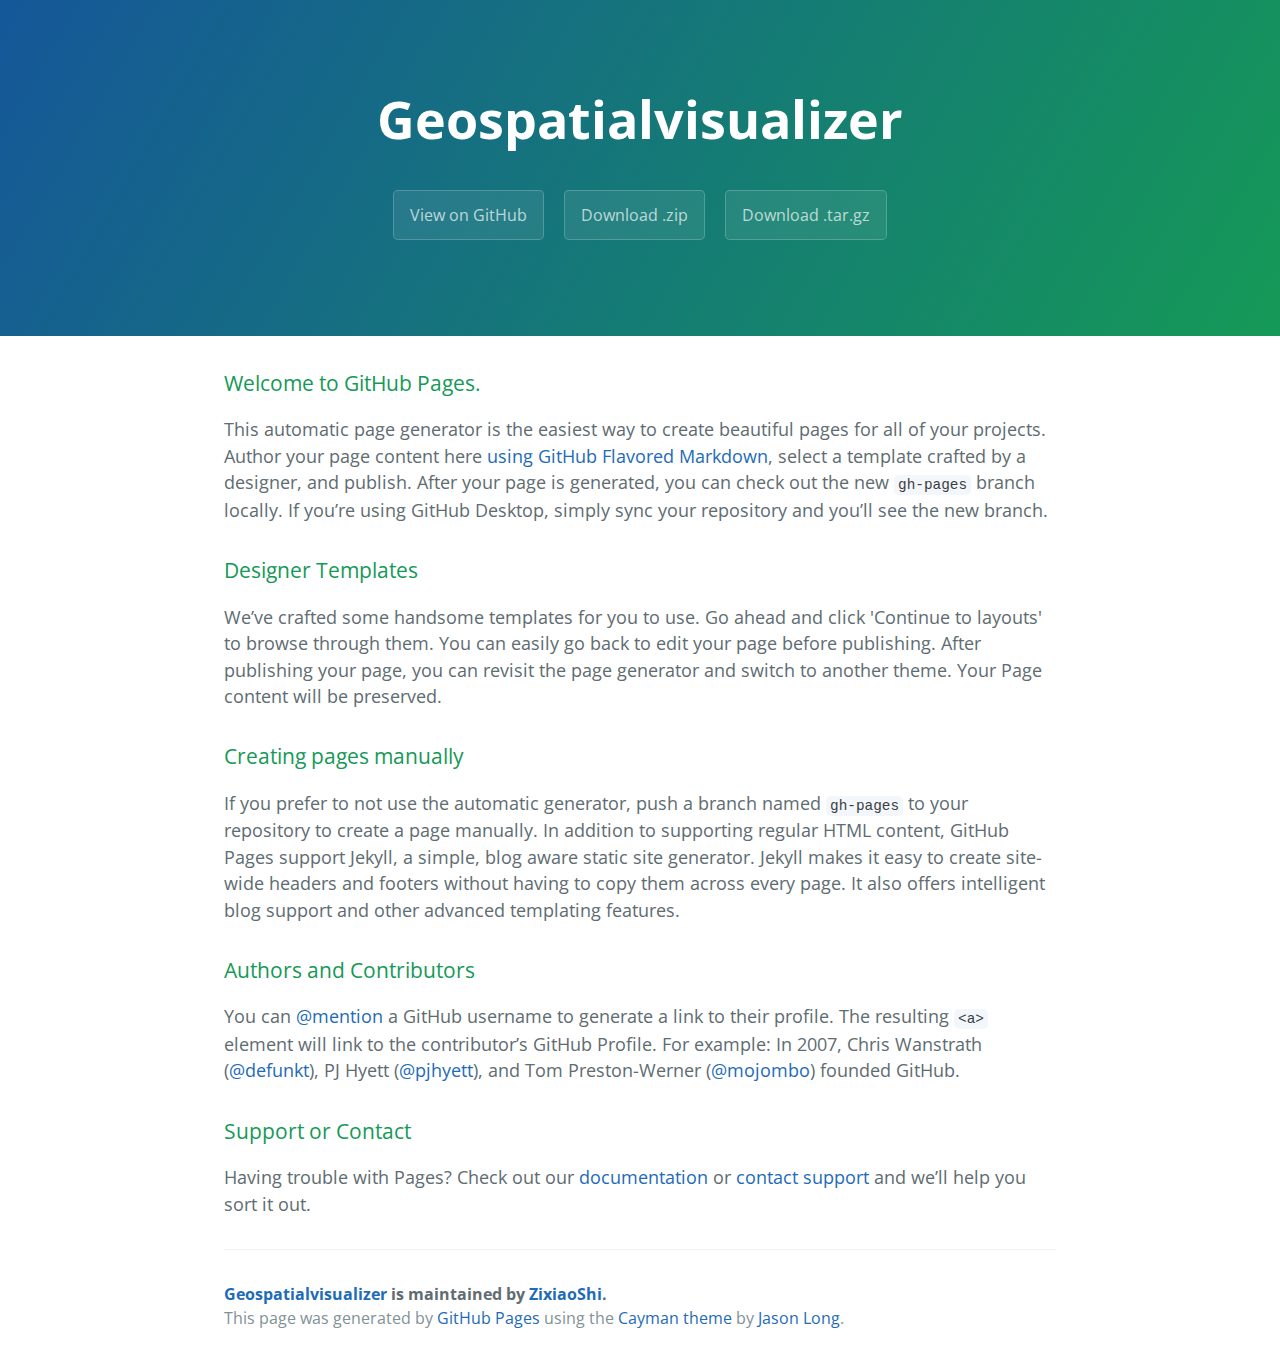
<file: index.html>
<!DOCTYPE html>
<html lang="en-us">
  <head>
    <meta charset="UTF-8">
    <title>Geospatialvisualizer by ZixiaoShi</title>
    <meta name="viewport" content="width=device-width, initial-scale=1">
    <link rel="stylesheet" type="text/css" href="stylesheets/normalize.css" media="screen">
    <link href='https://fonts.googleapis.com/css?family=Open+Sans:400,700' rel='stylesheet' type='text/css'>
    <link rel="stylesheet" type="text/css" href="stylesheets/stylesheet.css" media="screen">
    <link rel="stylesheet" type="text/css" href="stylesheets/github-light.css" media="screen">
  </head>
  <body>
    <section class="page-header">
      <h1 class="project-name">Geospatialvisualizer</h1>
      <h2 class="project-tagline"></h2>
      <a href="https://github.com/ZixiaoShi/GeospatialVisualizer" class="btn">View on GitHub</a>
      <a href="https://github.com/ZixiaoShi/GeospatialVisualizer/zipball/master" class="btn">Download .zip</a>
      <a href="https://github.com/ZixiaoShi/GeospatialVisualizer/tarball/master" class="btn">Download .tar.gz</a>
    </section>

    <section class="main-content">
      <h3>
<a id="welcome-to-github-pages" class="anchor" href="#welcome-to-github-pages" aria-hidden="true"><span aria-hidden="true" class="octicon octicon-link"></span></a>Welcome to GitHub Pages.</h3>

<p>This automatic page generator is the easiest way to create beautiful pages for all of your projects. Author your page content here <a href="https://guides.github.com/features/mastering-markdown/">using GitHub Flavored Markdown</a>, select a template crafted by a designer, and publish. After your page is generated, you can check out the new <code>gh-pages</code> branch locally. If you’re using GitHub Desktop, simply sync your repository and you’ll see the new branch.</p>

<h3>
<a id="designer-templates" class="anchor" href="#designer-templates" aria-hidden="true"><span aria-hidden="true" class="octicon octicon-link"></span></a>Designer Templates</h3>

<p>We’ve crafted some handsome templates for you to use. Go ahead and click 'Continue to layouts' to browse through them. You can easily go back to edit your page before publishing. After publishing your page, you can revisit the page generator and switch to another theme. Your Page content will be preserved.</p>

<h3>
<a id="creating-pages-manually" class="anchor" href="#creating-pages-manually" aria-hidden="true"><span aria-hidden="true" class="octicon octicon-link"></span></a>Creating pages manually</h3>

<p>If you prefer to not use the automatic generator, push a branch named <code>gh-pages</code> to your repository to create a page manually. In addition to supporting regular HTML content, GitHub Pages support Jekyll, a simple, blog aware static site generator. Jekyll makes it easy to create site-wide headers and footers without having to copy them across every page. It also offers intelligent blog support and other advanced templating features.</p>

<h3>
<a id="authors-and-contributors" class="anchor" href="#authors-and-contributors" aria-hidden="true"><span aria-hidden="true" class="octicon octicon-link"></span></a>Authors and Contributors</h3>

<p>You can <a href="https://help.github.com/articles/basic-writing-and-formatting-syntax/#mentioning-users-and-teams" class="user-mention">@mention</a> a GitHub username to generate a link to their profile. The resulting <code>&lt;a&gt;</code> element will link to the contributor’s GitHub Profile. For example: In 2007, Chris Wanstrath (<a href="https://github.com/defunkt" class="user-mention">@defunkt</a>), PJ Hyett (<a href="https://github.com/pjhyett" class="user-mention">@pjhyett</a>), and Tom Preston-Werner (<a href="https://github.com/mojombo" class="user-mention">@mojombo</a>) founded GitHub.</p>

<h3>
<a id="support-or-contact" class="anchor" href="#support-or-contact" aria-hidden="true"><span aria-hidden="true" class="octicon octicon-link"></span></a>Support or Contact</h3>

<p>Having trouble with Pages? Check out our <a href="https://help.github.com/pages">documentation</a> or <a href="https://github.com/contact">contact support</a> and we’ll help you sort it out.</p>

      <footer class="site-footer">
        <span class="site-footer-owner"><a href="https://github.com/ZixiaoShi/GeospatialVisualizer">Geospatialvisualizer</a> is maintained by <a href="https://github.com/ZixiaoShi">ZixiaoShi</a>.</span>

        <span class="site-footer-credits">This page was generated by <a href="https://pages.github.com">GitHub Pages</a> using the <a href="https://github.com/jasonlong/cayman-theme">Cayman theme</a> by <a href="https://twitter.com/jasonlong">Jason Long</a>.</span>
      </footer>

    </section>

  
  </body>
</html>
</file>
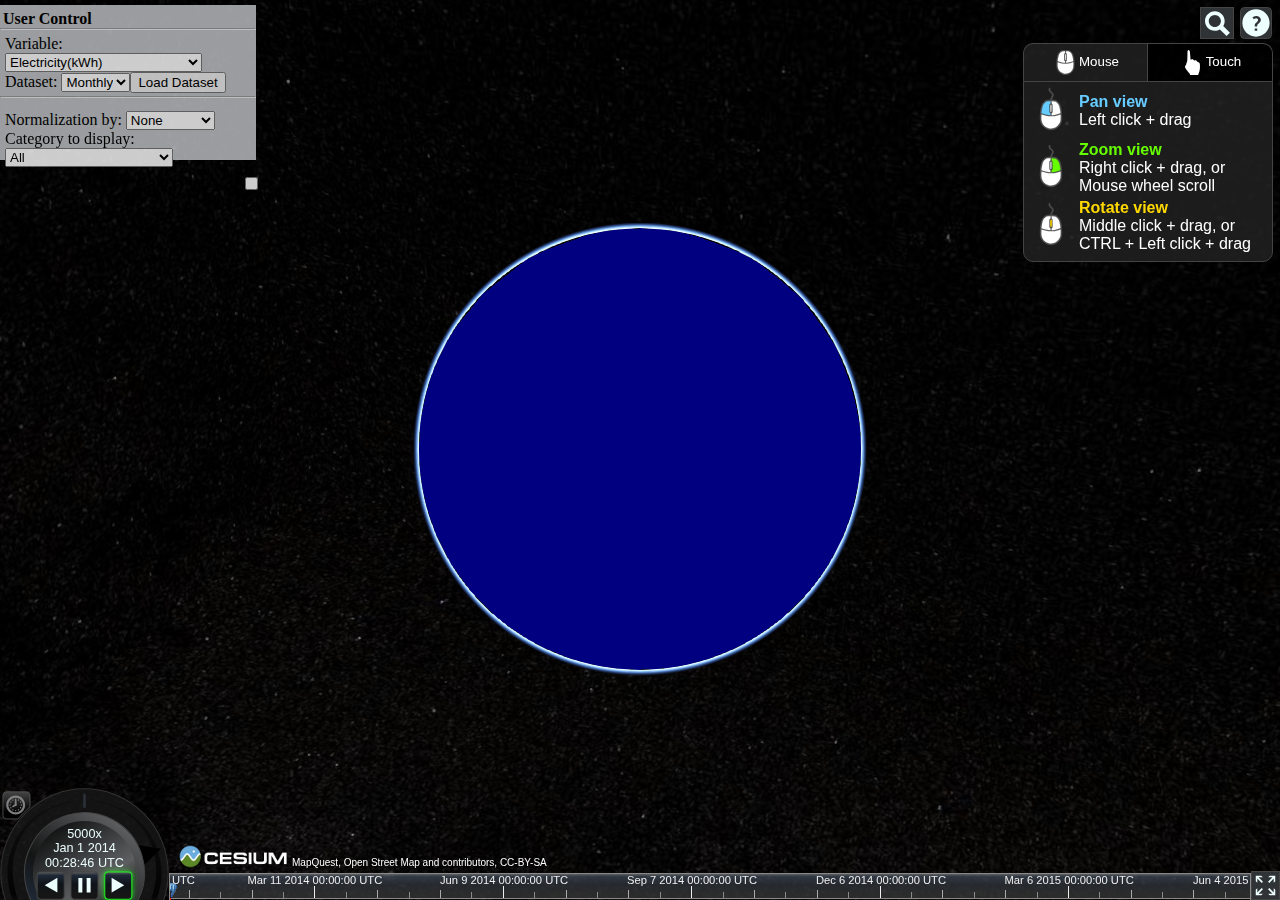
<file: demo.html>
<!DOCTYPE html>
<html>
<head>
    <meta charset="UTF-8">
    <script data-main="scripts/main.js" src="scripts/lib/require.js"></script>
    <link type="text/css" href="css/visualizer.css">
</head>
<body>
<div id="GeospatialContainer" style="z-index:-1;"></div>

<script>
</script>
</body>
</html>
</file>
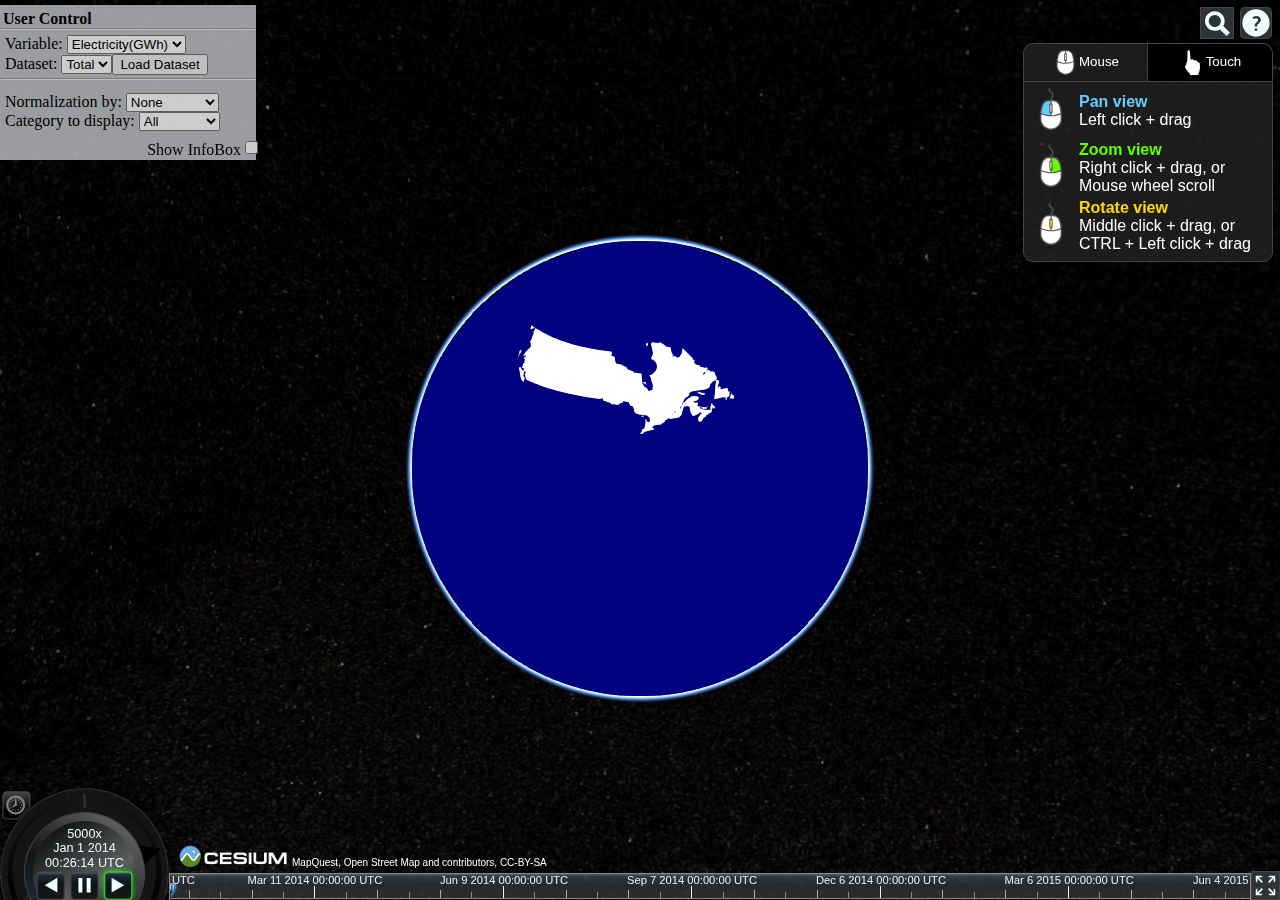
<file: demoCanada.html>
<!DOCTYPE html>
<html>
<head>
    <meta charset="UTF-8">
    <script data-main="scripts/CanadaDemo.js" src="scripts/lib/require.js"></script>
    <link type="text/css" href="css/visualizer.css">
</head>
<body>
<div id="GeospatialContainer" style="z-index:-1;"></div>

<script>
</script>
</body>
</html>
</file>
<file: stylesheets/stylesheet.css>
* {
  box-sizing: border-box; }

body {
  padding: 0;
  margin: 0;
  font-family: "Open Sans", "Helvetica Neue", Helvetica, Arial, sans-serif;
  font-size: 16px;
  line-height: 1.5;
  color: #606c71; }

a {
  color: #1e6bb8;
  text-decoration: none; }
  a:hover {
    text-decoration: underline; }

.btn {
  display: inline-block;
  margin-bottom: 1rem;
  color: rgba(255, 255, 255, 0.7);
  background-color: rgba(255, 255, 255, 0.08);
  border-color: rgba(255, 255, 255, 0.2);
  border-style: solid;
  border-width: 1px;
  border-radius: 0.3rem;
  transition: color 0.2s, background-color 0.2s, border-color 0.2s; }
  .btn + .btn {
    margin-left: 1rem; }

.btn:hover {
  color: rgba(255, 255, 255, 0.8);
  text-decoration: none;
  background-color: rgba(255, 255, 255, 0.2);
  border-color: rgba(255, 255, 255, 0.3); }

@media screen and (min-width: 64em) {
  .btn {
    padding: 0.75rem 1rem; } }

@media screen and (min-width: 42em) and (max-width: 64em) {
  .btn {
    padding: 0.6rem 0.9rem;
    font-size: 0.9rem; } }

@media screen and (max-width: 42em) {
  .btn {
    display: block;
    width: 100%;
    padding: 0.75rem;
    font-size: 0.9rem; }
    .btn + .btn {
      margin-top: 1rem;
      margin-left: 0; } }

.page-header {
  color: #fff;
  text-align: center;
  background-color: #159957;
  background-image: linear-gradient(120deg, #155799, #159957); }

@media screen and (min-width: 64em) {
  .page-header {
    padding: 5rem 6rem; } }

@media screen and (min-width: 42em) and (max-width: 64em) {
  .page-header {
    padding: 3rem 4rem; } }

@media screen and (max-width: 42em) {
  .page-header {
    padding: 2rem 1rem; } }

.project-name {
  margin-top: 0;
  margin-bottom: 0.1rem; }

@media screen and (min-width: 64em) {
  .project-name {
    font-size: 3.25rem; } }

@media screen and (min-width: 42em) and (max-width: 64em) {
  .project-name {
    font-size: 2.25rem; } }

@media screen and (max-width: 42em) {
  .project-name {
    font-size: 1.75rem; } }

.project-tagline {
  margin-bottom: 2rem;
  font-weight: normal;
  opacity: 0.7; }

@media screen and (min-width: 64em) {
  .project-tagline {
    font-size: 1.25rem; } }

@media screen and (min-width: 42em) and (max-width: 64em) {
  .project-tagline {
    font-size: 1.15rem; } }

@media screen and (max-width: 42em) {
  .project-tagline {
    font-size: 1rem; } }

.main-content :first-child {
  margin-top: 0; }
.main-content img {
  max-width: 100%; }
.main-content h1, .main-content h2, .main-content h3, .main-content h4, .main-content h5, .main-content h6 {
  margin-top: 2rem;
  margin-bottom: 1rem;
  font-weight: normal;
  color: #159957; }
.main-content p {
  margin-bottom: 1em; }
.main-content code {
  padding: 2px 4px;
  font-family: Consolas, "Liberation Mono", Menlo, Courier, monospace;
  font-size: 0.9rem;
  color: #383e41;
  background-color: #f3f6fa;
  border-radius: 0.3rem; }
.main-content pre {
  padding: 0.8rem;
  margin-top: 0;
  margin-bottom: 1rem;
  font: 1rem Consolas, "Liberation Mono", Menlo, Courier, monospace;
  color: #567482;
  word-wrap: normal;
  background-color: #f3f6fa;
  border: solid 1px #dce6f0;
  border-radius: 0.3rem; }
  .main-content pre > code {
    padding: 0;
    margin: 0;
    font-size: 0.9rem;
    color: #567482;
    word-break: normal;
    white-space: pre;
    background: transparent;
    border: 0; }
.main-content .highlight {
  margin-bottom: 1rem; }
  .main-content .highlight pre {
    margin-bottom: 0;
    word-break: normal; }
.main-content .highlight pre, .main-content pre {
  padding: 0.8rem;
  overflow: auto;
  font-size: 0.9rem;
  line-height: 1.45;
  border-radius: 0.3rem; }
.main-content pre code, .main-content pre tt {
  display: inline;
  max-width: initial;
  padding: 0;
  margin: 0;
  overflow: initial;
  line-height: inherit;
  word-wrap: normal;
  background-color: transparent;
  border: 0; }
  .main-content pre code:before, .main-content pre code:after, .main-content pre tt:before, .main-content pre tt:after {
    content: normal; }
.main-content ul, .main-content ol {
  margin-top: 0; }
.main-content blockquote {
  padding: 0 1rem;
  margin-left: 0;
  color: #819198;
  border-left: 0.3rem solid #dce6f0; }
  .main-content blockquote > :first-child {
    margin-top: 0; }
  .main-content blockquote > :last-child {
    margin-bottom: 0; }
.main-content table {
  display: block;
  width: 100%;
  overflow: auto;
  word-break: normal;
  word-break: keep-all; }
  .main-content table th {
    font-weight: bold; }
  .main-content table th, .main-content table td {
    padding: 0.5rem 1rem;
    border: 1px solid #e9ebec; }
.main-content dl {
  padding: 0; }
  .main-content dl dt {
    padding: 0;
    margin-top: 1rem;
    font-size: 1rem;
    font-weight: bold; }
  .main-content dl dd {
    padding: 0;
    margin-bottom: 1rem; }
.main-content hr {
  height: 2px;
  padding: 0;
  margin: 1rem 0;
  background-color: #eff0f1;
  border: 0; }

@media screen and (min-width: 64em) {
  .main-content {
    max-width: 64rem;
    padding: 2rem 6rem;
    margin: 0 auto;
    font-size: 1.1rem; } }

@media screen and (min-width: 42em) and (max-width: 64em) {
  .main-content {
    padding: 2rem 4rem;
    font-size: 1.1rem; } }

@media screen and (max-width: 42em) {
  .main-content {
    padding: 2rem 1rem;
    font-size: 1rem; } }

.site-footer {
  padding-top: 2rem;
  margin-top: 2rem;
  border-top: solid 1px #eff0f1; }

.site-footer-owner {
  display: block;
  font-weight: bold; }

.site-footer-credits {
  color: #819198; }

@media screen and (min-width: 64em) {
  .site-footer {
    font-size: 1rem; } }

@media screen and (min-width: 42em) and (max-width: 64em) {
  .site-footer {
    font-size: 1rem; } }

@media screen and (max-width: 42em) {
  .site-footer {
    font-size: 0.9rem; } }
</file>
<file: stylesheets/github-light.css>
/*
The MIT License (MIT)

Copyright (c) 2016 GitHub, Inc.

Permission is hereby granted, free of charge, to any person obtaining a copy
of this software and associated documentation files (the "Software"), to deal
in the Software without restriction, including without limitation the rights
to use, copy, modify, merge, publish, distribute, sublicense, and/or sell
copies of the Software, and to permit persons to whom the Software is
furnished to do so, subject to the following conditions:

The above copyright notice and this permission notice shall be included in all
copies or substantial portions of the Software.

THE SOFTWARE IS PROVIDED "AS IS", WITHOUT WARRANTY OF ANY KIND, EXPRESS OR
IMPLIED, INCLUDING BUT NOT LIMITED TO THE WARRANTIES OF MERCHANTABILITY,
FITNESS FOR A PARTICULAR PURPOSE AND NONINFRINGEMENT. IN NO EVENT SHALL THE
AUTHORS OR COPYRIGHT HOLDERS BE LIABLE FOR ANY CLAIM, DAMAGES OR OTHER
LIABILITY, WHETHER IN AN ACTION OF CONTRACT, TORT OR OTHERWISE, ARISING FROM,
OUT OF OR IN CONNECTION WITH THE SOFTWARE OR THE USE OR OTHER DEALINGS IN THE
SOFTWARE.

*/

.pl-c /* comment */ {
  color: #969896;
}

.pl-c1 /* constant, variable.other.constant, support, meta.property-name, support.constant, support.variable, meta.module-reference, markup.raw, meta.diff.header */,
.pl-s .pl-v /* string variable */ {
  color: #0086b3;
}

.pl-e /* entity */,
.pl-en /* entity.name */ {
  color: #795da3;
}

.pl-smi /* variable.parameter.function, storage.modifier.package, storage.modifier.import, storage.type.java, variable.other */,
.pl-s .pl-s1 /* string source */ {
  color: #333;
}

.pl-ent /* entity.name.tag */ {
  color: #63a35c;
}

.pl-k /* keyword, storage, storage.type */ {
  color: #a71d5d;
}

.pl-s /* string */,
.pl-pds /* punctuation.definition.string, string.regexp.character-class */,
.pl-s .pl-pse .pl-s1 /* string punctuation.section.embedded source */,
.pl-sr /* string.regexp */,
.pl-sr .pl-cce /* string.regexp constant.character.escape */,
.pl-sr .pl-sre /* string.regexp source.ruby.embedded */,
.pl-sr .pl-sra /* string.regexp string.regexp.arbitrary-repitition */ {
  color: #183691;
}

.pl-v /* variable */ {
  color: #ed6a43;
}

.pl-id /* invalid.deprecated */ {
  color: #b52a1d;
}

.pl-ii /* invalid.illegal */ {
  color: #f8f8f8;
  background-color: #b52a1d;
}

.pl-sr .pl-cce /* string.regexp constant.character.escape */ {
  font-weight: bold;
  color: #63a35c;
}

.pl-ml /* markup.list */ {
  color: #693a17;
}

.pl-mh /* markup.heading */,
.pl-mh .pl-en /* markup.heading entity.name */,
.pl-ms /* meta.separator */ {
  font-weight: bold;
  color: #1d3e81;
}

.pl-mq /* markup.quote */ {
  color: #008080;
}

.pl-mi /* markup.italic */ {
  font-style: italic;
  color: #333;
}

.pl-mb /* markup.bold */ {
  font-weight: bold;
  color: #333;
}

.pl-md /* markup.deleted, meta.diff.header.from-file */ {
  color: #bd2c00;
  background-color: #ffecec;
}

.pl-mi1 /* markup.inserted, meta.diff.header.to-file */ {
  color: #55a532;
  background-color: #eaffea;
}

.pl-mdr /* meta.diff.range */ {
  font-weight: bold;
  color: #795da3;
}

.pl-mo /* meta.output */ {
  color: #1d3e81;
}
</file>
<file: css/visualizer.css>
.visualizer-geoviewer{
    height: 100%;
    width: 100%;
    z-index: -1;
    position: absolute;
    left: 0px;
    top: 0px;
    margin: 0;
}
.visualizer-legend{
    height: 8%;
    width: 50%;
    z-index: 1;
    margin-left: 53%;
    margin-right: auto;
    left: 0;
    right: 0;
    position: absolute;
}
#visualizer-legend-canvas{
    margin: auto;
    display: block;
}
.visualizer-customize{
    width: 400px;
    display:block;
    margin: auto;
}
.visualizer-customize-range{
    width:20%;
}
.visualizer-2D{
    width: 35%;
    height: 80%;
    position: absolute;
    left:65%;
    top:15%;
    opacity: 0.8;
    background-color: #ffffff;
    overflow: scroll;
}
#visualizer-2D-svg{
    margin-top: 30px;
    opacity: 1.0;
}
.visualizer-control{
    width: 20%;
    height: 155px;
    top:5px;
    left:0;
    position: absolute;
    opacity: 0.8;
    background-color: #c1c4c7;
}
.visualizer-control-span{
    position:relative;
    top: 5px;
    left: 5px;
    bottom: 0px;
}
.visualizer-control-infoToggle{
    margin-top:10px;
    float:right;
}
.axis path,
.axis line {
    fill: none;
    stroke: #000;
    shape-rendering: crispEdges;
}

div.tooltip {
    position: absolute;
    text-align: center;
    width: 60px;
    height: 28px;
    padding: 2px;
    font: 12px sans-serif;
    background: lightsteelblue;
    border: 0px;
    border-radius: 8px;
    pointer-events: none;
}
.visualizer-infobox{
    width: 20%;
    height: 40%;
    left: 0;
    top: 160px;
    position: absolute;
    opacity: 0.8;
    background-color: #ffffff;
}
.visualizer-infobox-table{
    margin-top: 10px;
    margin-left: 20px;
    border-spacing: 4px;
}
.visualizer-slider{
    width: 400px;
    z-index: 1;
    margin-left: auto;
    margin-right: auto;
    left: 0;
    right: 0;
    position: absolute;
}
.svg-container {
    display: inline-block;
    position: relative;
    width: 100%;
    padding-bottom: 100%; /* aspect ratio */
    vertical-align: top;
    overflow: hidden;
}
.svg-content-responsive {
    display: inline-block;
    position: absolute;
    top: 0;
    left: 0;
}
.noUi-connect{
    background-color: #c1c4c7;
}
.visualizer-ui-header {
    margin-left: 3px;
    margin-top: 5px;
    margin-bottom: 0px;
    font-weight: bold;
}
.visualizer-ui-header-hr {
    margin-left: 0px;
    margin-top: 0px;
    margin-bottom: 0px;
    font-weight: bold;
}
</file>
